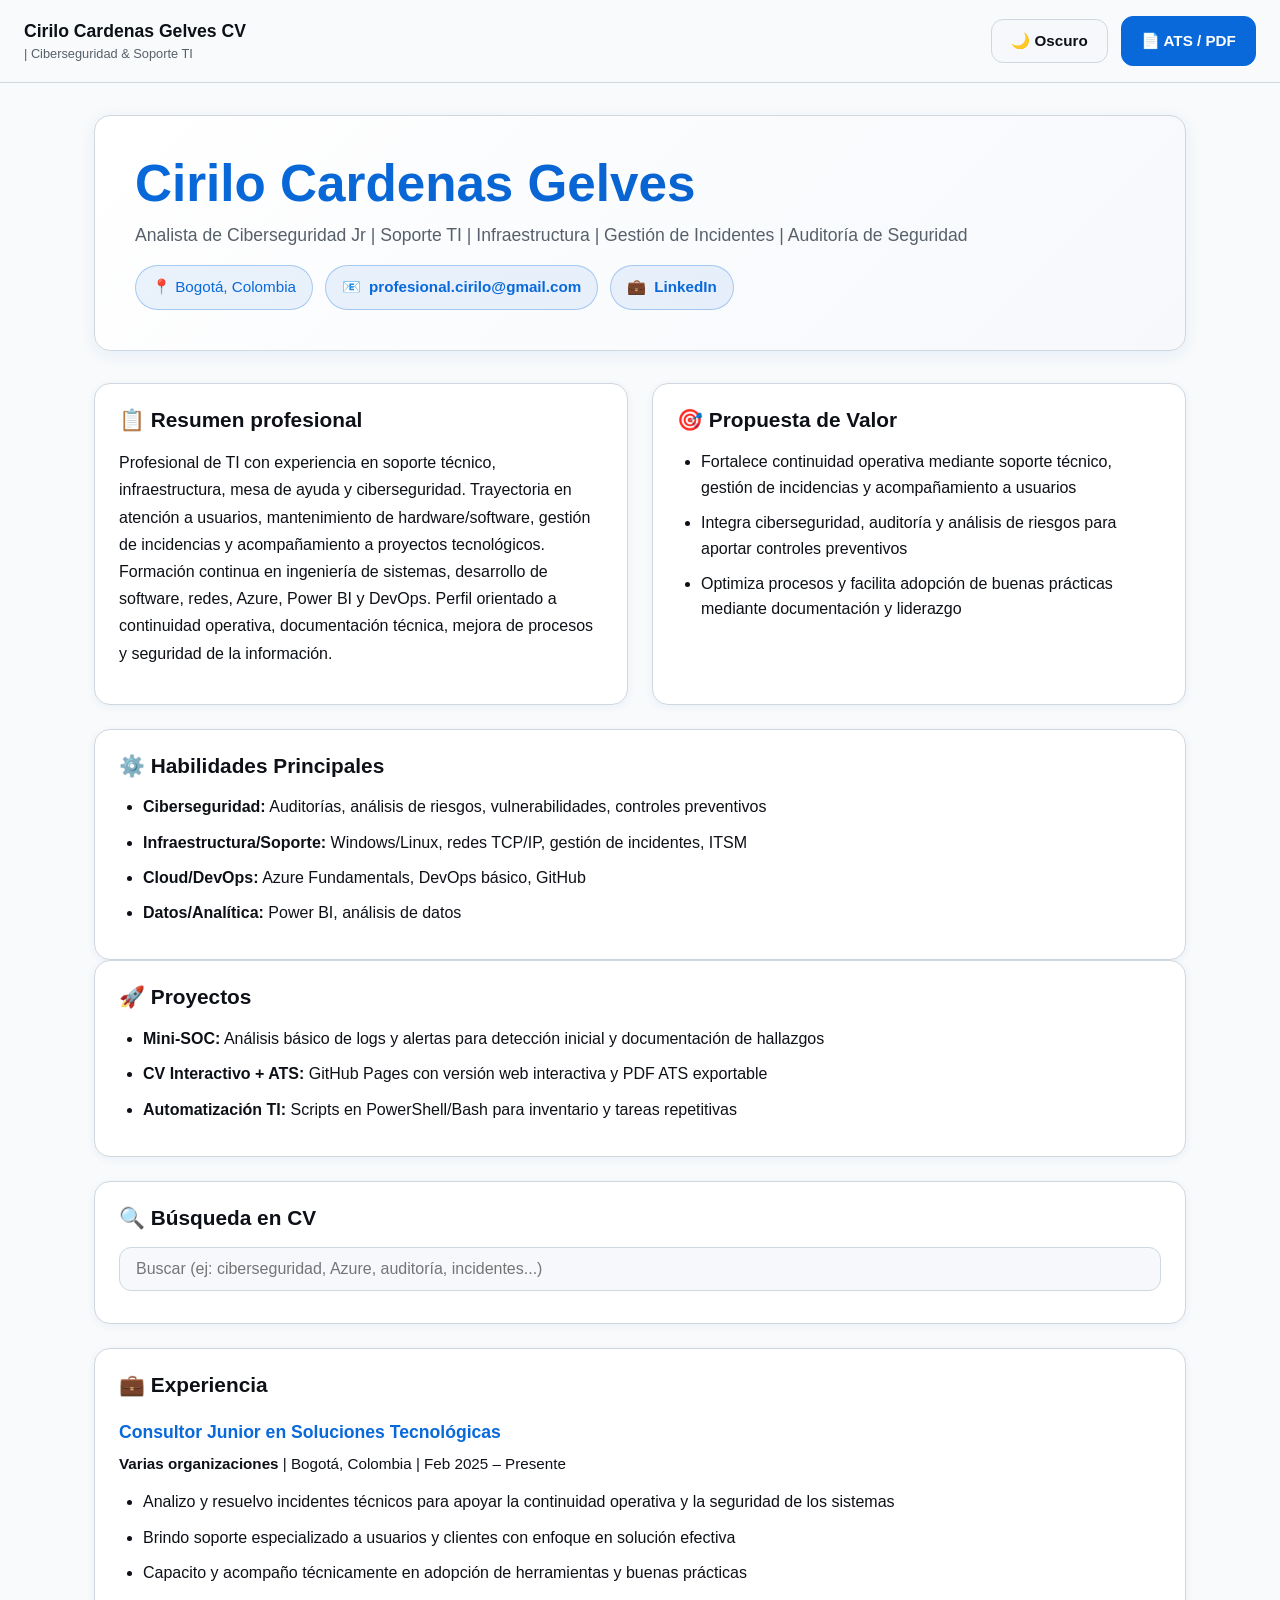
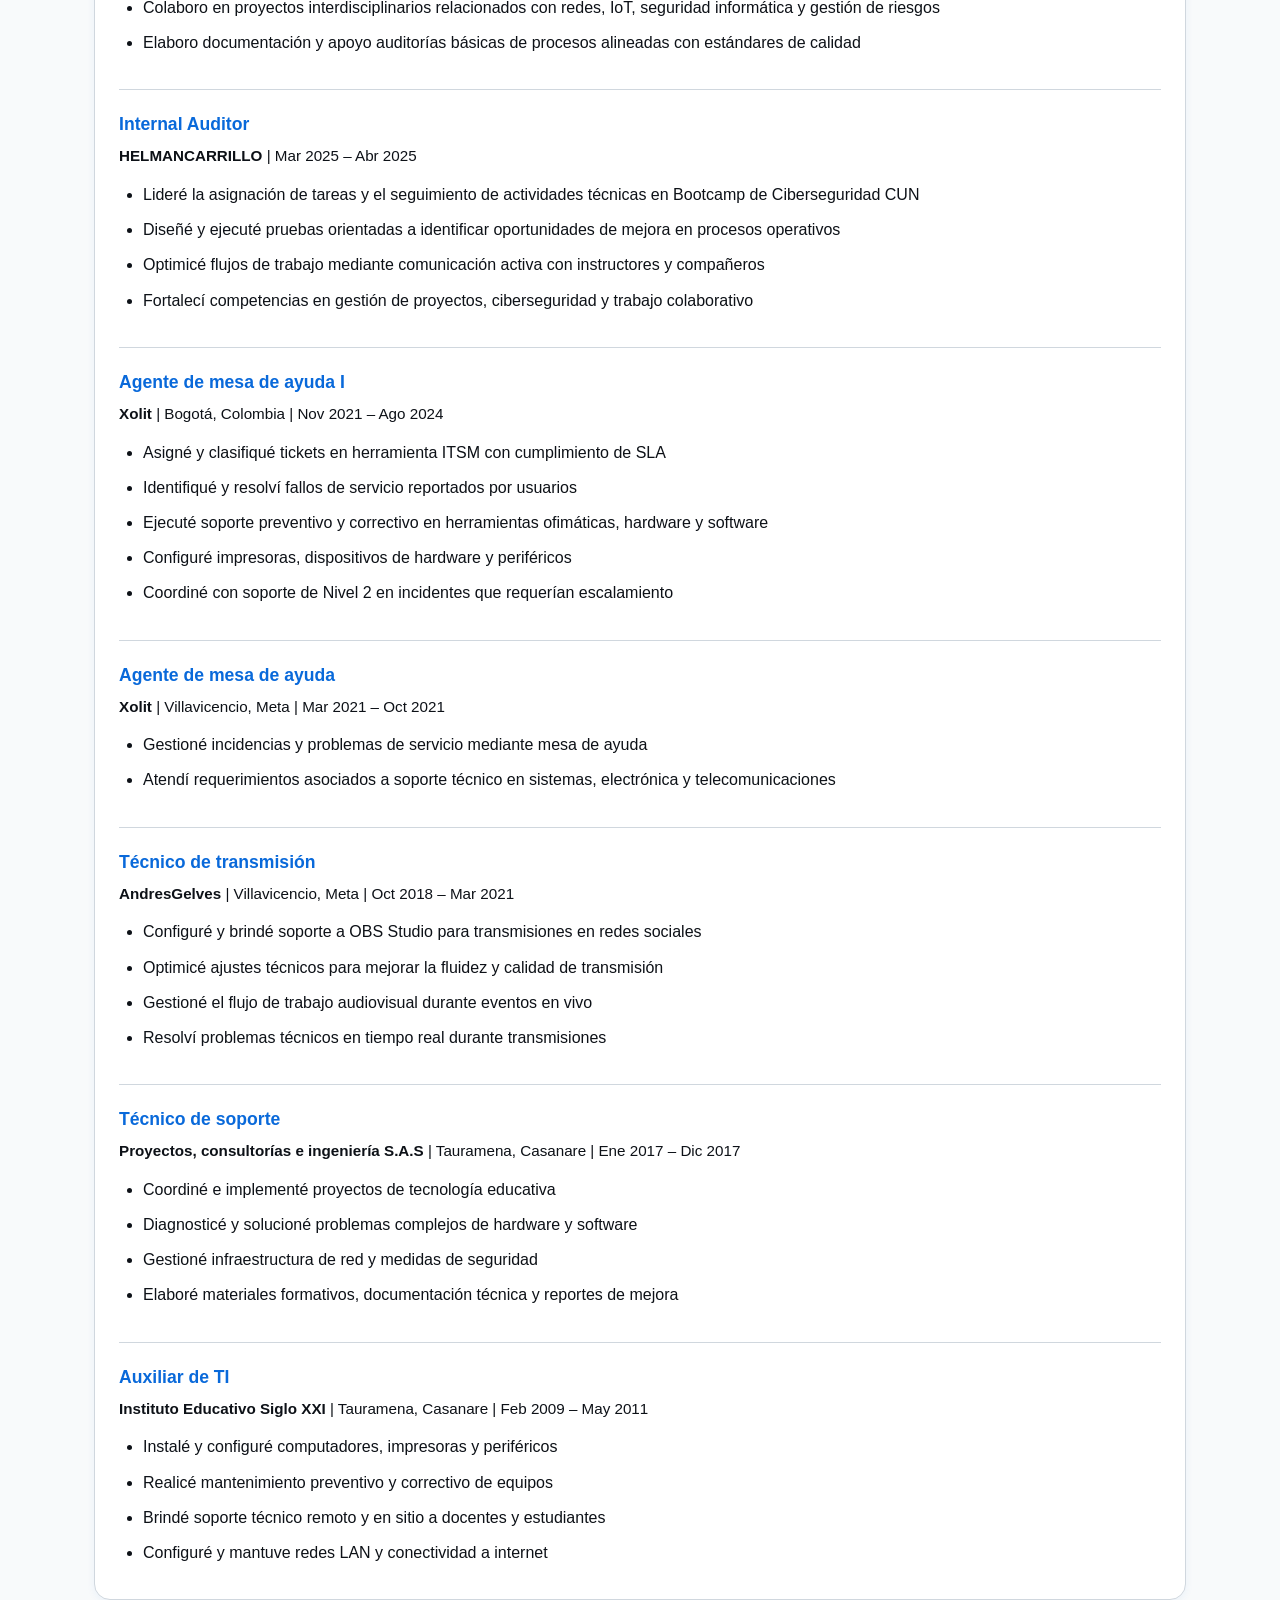
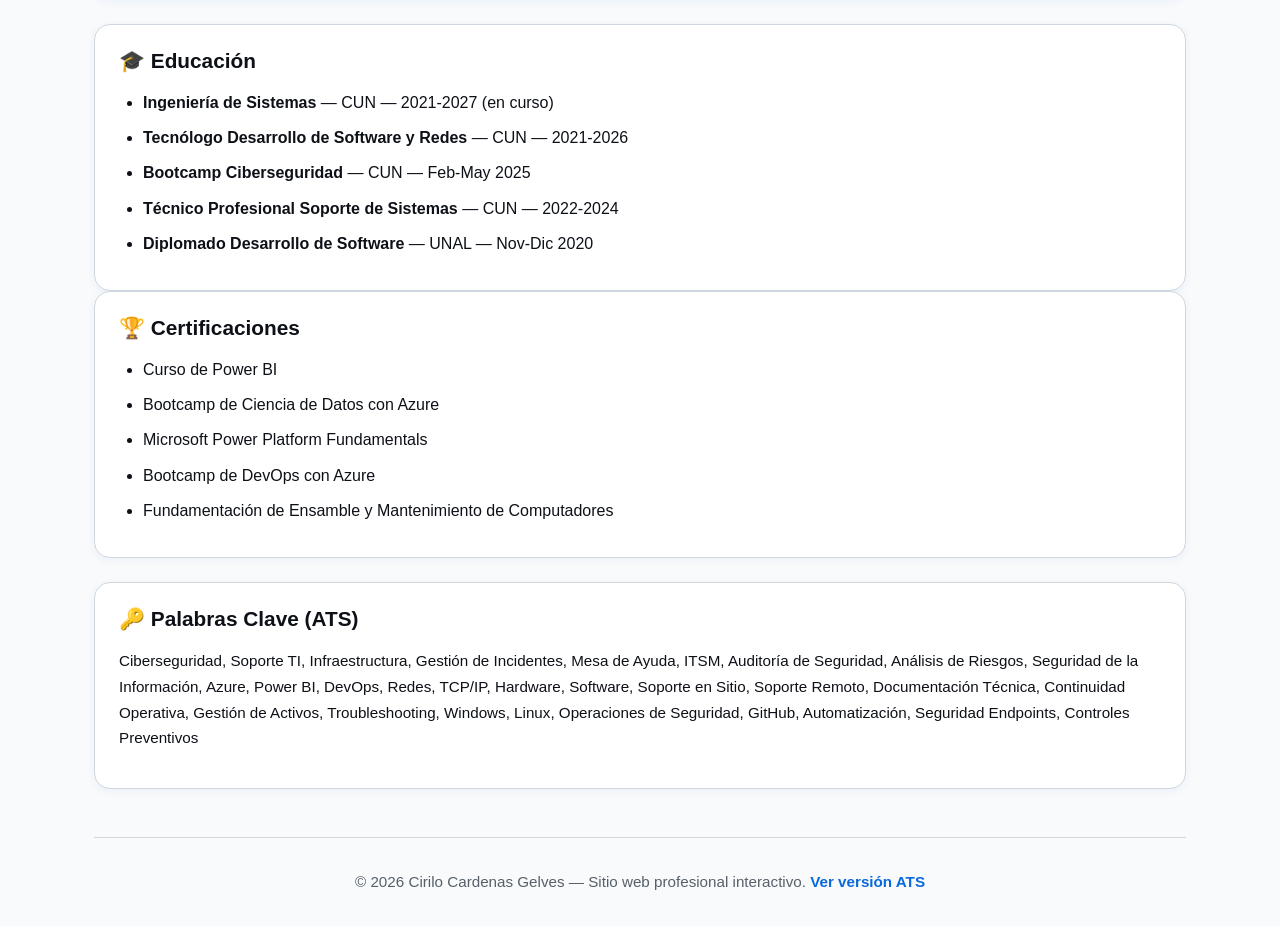
<file: index.html>
<!doctype html>
<html lang="es">
<head>
  <meta charset="utf-8">
  <meta name="viewport" content="width=device-width, initial-scale=1, viewport-fit=cover">
  <meta name="description" content="CV interactivo de Cirilo Cardenas Gelves - Analista de Ciberseguridad Jr, Soporte TI e Infraestructura.">
  <title>Cirilo Cardenas Gelves | CV</title>
  <link rel="stylesheet" href="assets/css/styles.css">
</head>
<body>
  <!-- HEADER PRINCIPAL -->
  <header class="topbar">
    <div class="brand">
      <strong>Cirilo Cardenas Gelves CV</strong>
      <span class="muted">| Ciberseguridad & Soporte TI</span>
    </div>
    <div class="topbar-actions">
      <button id="btnToggleTheme" class="btn subtle" type="button" aria-label="Cambiar tema">🌙 Oscuro</button>
      <a href="ats.html" target="_blank" rel="noopener" class="btn primary" aria-label="Abrir versión ATS">📄 ATS / PDF</a>
    </div>
  </header>

  <main class="container">
    <!-- SECCIÓN HERO / PERFIL -->
    <section class="hero">
      <h1>Cirilo Cardenas Gelves</h1>
      <p class="subtitle">Analista de Ciberseguridad Jr | Soporte TI | Infraestructura | Gestión de Incidentes | Auditoría de Seguridad</p>
      <div class="chips">
        <span class="chip">📍 Bogotá, Colombia</span>
        <span class="chip">📧 <a class="email-link" id="email1" data-u="profesional.cirilo" data-d="gmail.com"></a></span>
        <span class="chip">💼 <a href="https://www.linkedin.com/in/andrestv" target="_blank" rel="noopener">LinkedIn</a></span>
      </div>
    </section>

    <!-- GRID: RESUMEN + PROPUESTA DE VALOR -->
    <section class="grid">
      <article class="card">
        <h2 class="title">📋 Resumen profesional</h2>
        <p>Profesional de TI con experiencia en soporte técnico, infraestructura, mesa de ayuda y ciberseguridad. Trayectoria en atención a usuarios, mantenimiento de hardware/software, gestión de incidencias y acompañamiento a proyectos tecnológicos. Formación continua en ingeniería de sistemas, desarrollo de software, redes, Azure, Power BI y DevOps. Perfil orientado a continuidad operativa, documentación técnica, mejora de procesos y seguridad de la información.</p>
      </article>
      <article class="card">
        <h2 class="title">🎯 Propuesta de Valor</h2>
        <ul>
          <li>Fortalece continuidad operativa mediante soporte técnico, gestión de incidencias y acompañamiento a usuarios</li>
          <li>Integra ciberseguridad, auditoría y análisis de riesgos para aportar controles preventivos</li>
          <li>Optimiza procesos y facilita adopción de buenas prácticas mediante documentación y liderazgo</li>
        </ul>
      </article>
    </section>

    <!-- HABILIDADES + DATOS -->
    <section class="two section">
      <article class="card">
        <h2 class="title">⚙️ Habilidades Principales</h2>
        <ul>
          <li><strong>Ciberseguridad:</strong> Auditorías, análisis de riesgos, vulnerabilidades, controles preventivos</li>
          <li><strong>Infraestructura/Soporte:</strong> Windows/Linux, redes TCP/IP, gestión de incidentes, ITSM</li>
          <li><strong>Cloud/DevOps:</strong> Azure Fundamentals, DevOps básico, GitHub</li>
          <li><strong>Datos/Analítica:</strong> Power BI, análisis de datos</li>
        </ul>
      </article>
      <article class="card">
        <h2 class="title">🚀 Proyectos</h2>
        <ul>
          <li><strong>Mini-SOC:</strong> Análisis básico de logs y alertas para detección inicial y documentación de hallazgos</li>
          <li><strong>CV Interactivo + ATS:</strong> GitHub Pages con versión web interactiva y PDF ATS exportable</li>
          <li><strong>Automatización TI:</strong> Scripts en PowerShell/Bash para inventario y tareas repetitivas</li>
        </ul>
      </article>
    </section>

    <!-- BÚSQUEDA -->
    <section class="card section">
      <h2 class="title">🔍 Búsqueda en CV</h2>
      <input id="searchInput" class="input" type="search" placeholder="Buscar (ej: ciberseguridad, Azure, auditoría, incidentes...)">
      <div id="matchInfo" class="muted small" style="margin-top:8px;"></div>
    </section>

    <!-- EXPERIENCIA -->
    <section class="section">
      <div class="card">
        <h2 class="title">💼 Experiencia</h2>
        
        <article class="job">
          <h3>Consultor Junior en Soluciones Tecnológicas</h3>
          <p class="small"><strong>Varias organizaciones</strong> | Bogotá, Colombia | Feb 2025 – Presente</p>
          <ul>
            <li>Analizo y resuelvo incidentes técnicos para apoyar la continuidad operativa y la seguridad de los sistemas</li>
            <li>Brindo soporte especializado a usuarios y clientes con enfoque en solución efectiva</li>
            <li>Capacito y acompaño técnicamente en adopción de herramientas y buenas prácticas</li>
            <li>Colaboro en proyectos interdisciplinarios relacionados con redes, IoT, seguridad informática y gestión de riesgos</li>
            <li>Elaboro documentación y apoyo auditorías básicas de procesos alineadas con estándares de calidad</li>
          </ul>
        </article>

        <article class="job">
          <h3>Internal Auditor</h3>
          <p class="small"><strong>HELMANCARRILLO</strong> | Mar 2025 – Abr 2025</p>
          <ul>
            <li>Lideré la asignación de tareas y el seguimiento de actividades técnicas en Bootcamp de Ciberseguridad CUN</li>
            <li>Diseñé y ejecuté pruebas orientadas a identificar oportunidades de mejora en procesos operativos</li>
            <li>Optimicé flujos de trabajo mediante comunicación activa con instructores y compañeros</li>
            <li>Fortalecí competencias en gestión de proyectos, ciberseguridad y trabajo colaborativo</li>
          </ul>
        </article>

        <article class="job">
          <h3>Agente de mesa de ayuda I</h3>
          <p class="small"><strong>Xolit</strong> | Bogotá, Colombia | Nov 2021 – Ago 2024</p>
          <ul>
            <li>Asigné y clasifiqué tickets en herramienta ITSM con cumplimiento de SLA</li>
            <li>Identifiqué y resolví fallos de servicio reportados por usuarios</li>
            <li>Ejecuté soporte preventivo y correctivo en herramientas ofimáticas, hardware y software</li>
            <li>Configuré impresoras, dispositivos de hardware y periféricos</li>
            <li>Coordiné con soporte de Nivel 2 en incidentes que requerían escalamiento</li>
          </ul>
        </article>

        <article class="job">
          <h3>Agente de mesa de ayuda</h3>
          <p class="small"><strong>Xolit</strong> | Villavicencio, Meta | Mar 2021 – Oct 2021</p>
          <ul>
            <li>Gestioné incidencias y problemas de servicio mediante mesa de ayuda</li>
            <li>Atendí requerimientos asociados a soporte técnico en sistemas, electrónica y telecomunicaciones</li>
          </ul>
        </article>

        <article class="job">
          <h3>Técnico de transmisión</h3>
          <p class="small"><strong>AndresGelves</strong> | Villavicencio, Meta | Oct 2018 – Mar 2021</p>
          <ul>
            <li>Configuré y brindé soporte a OBS Studio para transmisiones en redes sociales</li>
            <li>Optimicé ajustes técnicos para mejorar la fluidez y calidad de transmisión</li>
            <li>Gestioné el flujo de trabajo audiovisual durante eventos en vivo</li>
            <li>Resolví problemas técnicos en tiempo real durante transmisiones</li>
          </ul>
        </article>

        <article class="job">
          <h3>Técnico de soporte</h3>
          <p class="small"><strong>Proyectos, consultorías e ingeniería S.A.S</strong> | Tauramena, Casanare | Ene 2017 – Dic 2017</p>
          <ul>
            <li>Coordiné e implementé proyectos de tecnología educativa</li>
            <li>Diagnosticé y solucioné problemas complejos de hardware y software</li>
            <li>Gestioné infraestructura de red y medidas de seguridad</li>
            <li>Elaboré materiales formativos, documentación técnica y reportes de mejora</li>
          </ul>
        </article>

        <article class="job">
          <h3>Auxiliar de TI</h3>
          <p class="small"><strong>Instituto Educativo Siglo XXI</strong> | Tauramena, Casanare | Feb 2009 – May 2011</p>
          <ul>
            <li>Instalé y configuré computadores, impresoras y periféricos</li>
            <li>Realicé mantenimiento preventivo y correctivo de equipos</li>
            <li>Brindé soporte técnico remoto y en sitio a docentes y estudiantes</li>
            <li>Configuré y mantuve redes LAN y conectividad a internet</li>
          </ul>
        </article>
      </div>
    </section>

    <!-- EDUCACIÓN + CERTIFICACIONES -->
    <section class="two section">
      <article class="card">
        <h2 class="title">🎓 Educación</h2>
        <ul>
          <li><strong>Ingeniería de Sistemas</strong> — CUN — 2021-2027 (en curso)</li>
          <li><strong>Tecnólogo Desarrollo de Software y Redes</strong> — CUN — 2021-2026</li>
          <li><strong>Bootcamp Ciberseguridad</strong> — CUN — Feb-May 2025</li>
          <li><strong>Técnico Profesional Soporte de Sistemas</strong> — CUN — 2022-2024</li>
          <li><strong>Diplomado Desarrollo de Software</strong> — UNAL — Nov-Dic 2020</li>
        </ul>
      </article>
      <article class="card">
        <h2 class="title">🏆 Certificaciones</h2>
        <ul>
          <li>Curso de Power BI</li>
          <li>Bootcamp de Ciencia de Datos con Azure</li>
          <li>Microsoft Power Platform Fundamentals</li>
          <li>Bootcamp de DevOps con Azure</li>
          <li>Fundamentación de Ensamble y Mantenimiento de Computadores</li>
        </ul>
      </article>
    </section>

    <!-- PALABRAS CLAVE ATS -->
    <section class="card section">
      <h2 class="title">🔑 Palabras Clave (ATS)</h2>
      <p class="small">Ciberseguridad, Soporte TI, Infraestructura, Gestión de Incidentes, Mesa de Ayuda, ITSM, Auditoría de Seguridad, Análisis de Riesgos, Seguridad de la Información, Azure, Power BI, DevOps, Redes, TCP/IP, Hardware, Software, Soporte en Sitio, Soporte Remoto, Documentación Técnica, Continuidad Operativa, Gestión de Activos, Troubleshooting, Windows, Linux, Operaciones de Seguridad, GitHub, Automatización, Seguridad Endpoints, Controles Preventivos</p>
    </section>

    <!-- FOOTER -->
    <footer class="footer">
      <p class="muted small">© <span id="year"></span> Cirilo Cardenas Gelves — Sitio web profesional interactivo. <a href="ats.html" target="_blank" rel="noopener">Ver versión ATS</a></p>
    </footer>
  </main>

  <!-- Textarea oculto para copiar ATS -->
  <textarea id="atsText" class="sr-only" aria-hidden="true"></textarea>

  <script src="assets/js/app.js"></script>
</body>
</html>
</file>
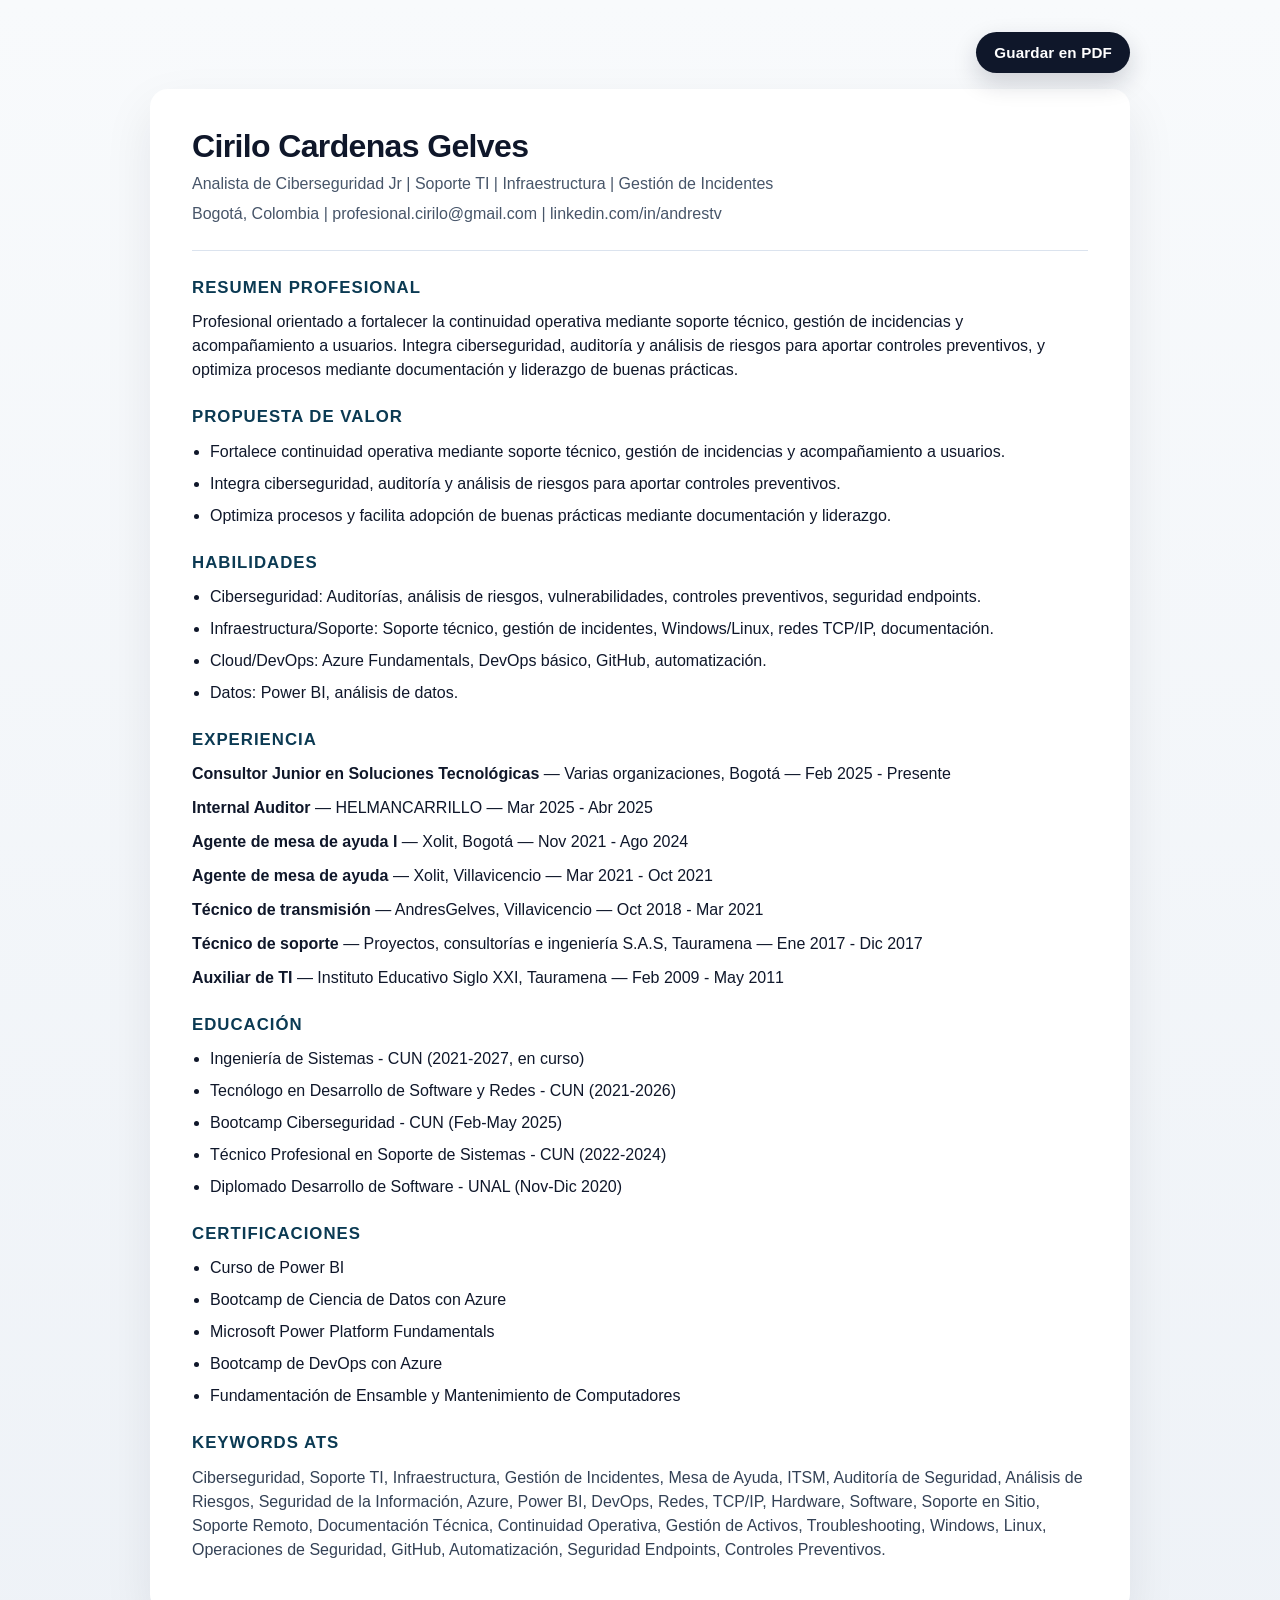
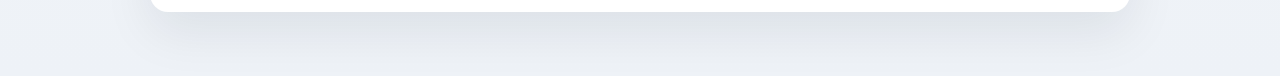
<file: ats.html>
<!doctype html>
<html lang="es">
<head>
  <meta charset="UTF-8" />
  <meta name="viewport" content="width=device-width, initial-scale=1.0" />
  <meta
    name="description"
    content="CV ATS de Cirilo Cardenas Gelves para procesos de selección y exportación a PDF."
  />
  <title>CV ATS | Cirilo Cardenas Gelves</title>

  <style>
    :root {
      --bg: #eef2f7;
      --paper: #ffffff;
      --text: #0f172a;
      --muted: #475569;
      --line: #dbe3ee;
      --accent: #0f172a;
      --accent-hover: #1e293b;
      --shadow: 0 20px 50px rgba(15, 23, 42, 0.08);
      --radius: 18px;
    }

    * {
      box-sizing: border-box;
    }

    html {
      scroll-behavior: smooth;
    }

    body {
      margin: 0;
      font-family: "Segoe UI", Arial, sans-serif;
      background: linear-gradient(180deg, #f8fafc 0%, var(--bg) 100%);
      color: var(--text);
      line-height: 1.5;
      padding: 32px 16px 64px;
    }

    .ats-shell {
      max-width: 980px;
      margin: 0 auto;
    }

    .screen-toolbar {
      display: flex;
      justify-content: flex-end;
      margin-bottom: 16px;
    }

    .print-btn {
      appearance: none;
      border: 0;
      border-radius: 999px;
      background: var(--accent);
      color: #fff;
      padding: 12px 18px;
      font-size: 0.95rem;
      font-weight: 600;
      letter-spacing: 0.01em;
      cursor: pointer;
      box-shadow: 0 10px 25px rgba(15, 23, 42, 0.18);
      transition: transform 0.18s ease, background 0.18s ease, box-shadow 0.18s ease;
    }

    .print-btn:hover {
      background: var(--accent-hover);
      transform: translateY(-1px);
      box-shadow: 0 14px 30px rgba(15, 23, 42, 0.2);
    }

    .print-btn:focus-visible {
      outline: 3px solid #93c5fd;
      outline-offset: 3px;
    }

    .ats-wrapper {
      background: var(--paper);
      border-radius: var(--radius);
      box-shadow: var(--shadow);
      padding: 40px 42px;
    }

    .ats-header {
      border-bottom: 1px solid var(--line);
      padding-bottom: 18px;
      margin-bottom: 24px;
    }

    .ats-header h1 {
      margin: 0 0 8px;
      font-size: 2rem;
      line-height: 1.1;
      letter-spacing: -0.02em;
    }

    .ats-header p {
      margin: 6px 0;
      color: var(--muted);
    }

    section {
      margin-bottom: 22px;
    }

    section:last-child {
      margin-bottom: 0;
    }

    h2 {
      margin: 0 0 10px;
      font-size: 1.05rem;
      text-transform: uppercase;
      letter-spacing: 0.06em;
      color: #0b3a53;
    }

    p {
      margin: 0 0 10px;
    }

    ul {
      margin: 0;
      padding-left: 18px;
    }

    li {
      margin-bottom: 8px;
    }

    .job {
      margin-bottom: 10px;
    }

    .job strong {
      color: var(--text);
    }

    .contact-link {
      color: inherit;
      text-decoration: none;
      word-break: break-word;
    }

    .contact-link:hover {
      text-decoration: underline;
    }

    .keywords {
      color: #334155;
    }

    @media (max-width: 720px) {
      body {
        padding: 20px 12px 40px;
      }

      .ats-wrapper {
        padding: 26px 20px;
        border-radius: 14px;
      }

      .ats-header h1 {
        font-size: 1.7rem;
      }

      .screen-toolbar {
        margin-bottom: 12px;
      }

      .print-btn {
        width: 100%;
      }
    }

    @page {
      size: A4;
      margin: 12mm;
    }

    @media print {
      body {
        background: #fff;
        padding: 0;
      }

      .screen-toolbar {
        display: none !important;
      }

      .ats-shell {
        max-width: 100%;
        margin: 0;
      }

      .ats-wrapper {
        box-shadow: none;
        border-radius: 0;
        padding: 0;
      }

      a {
        color: inherit;
        text-decoration: none;
      }

      section {
        break-inside: avoid;
        page-break-inside: avoid;
      }
    }
  </style>
</head>
<body>
  <div class="ats-shell">
    <div class="screen-toolbar">
      <button type="button" id="print-ats" class="print-btn" aria-label="Guardar CV en PDF o imprimir">
        Guardar en PDF
      </button>
    </div>

    <main class="ats-wrapper" id="ats-content">
      <header class="ats-header">
        <h1>Cirilo Cardenas Gelves</h1>
        <p>Analista de Ciberseguridad Jr | Soporte TI | Infraestructura | Gestión de Incidentes</p>
        <p>
          Bogotá, Colombia |
          <a class="contact-link" href="mailto:profesional.cirilo@gmail.com">profesional.cirilo@gmail.com</a> |
          <a class="contact-link" href="https://www.linkedin.com/in/andrestv" target="_blank" rel="noopener noreferrer">linkedin.com/in/andrestv</a>
        </p>
      </header>

      <section>
        <h2>Resumen Profesional</h2>
        <p>
          Profesional orientado a fortalecer la continuidad operativa mediante soporte técnico,
          gestión de incidencias y acompañamiento a usuarios. Integra ciberseguridad, auditoría y
          análisis de riesgos para aportar controles preventivos, y optimiza procesos mediante
          documentación y liderazgo de buenas prácticas.
        </p>
      </section>

      <section>
        <h2>Propuesta de Valor</h2>
        <ul>
          <li>Fortalece continuidad operativa mediante soporte técnico, gestión de incidencias y acompañamiento a usuarios.</li>
          <li>Integra ciberseguridad, auditoría y análisis de riesgos para aportar controles preventivos.</li>
          <li>Optimiza procesos y facilita adopción de buenas prácticas mediante documentación y liderazgo.</li>
        </ul>
      </section>

      <section>
        <h2>Habilidades</h2>
        <ul>
          <li>Ciberseguridad: Auditorías, análisis de riesgos, vulnerabilidades, controles preventivos, seguridad endpoints.</li>
          <li>Infraestructura/Soporte: Soporte técnico, gestión de incidentes, Windows/Linux, redes TCP/IP, documentación.</li>
          <li>Cloud/DevOps: Azure Fundamentals, DevOps básico, GitHub, automatización.</li>
          <li>Datos: Power BI, análisis de datos.</li>
        </ul>
      </section>

      <section>
        <h2>Experiencia</h2>
        <p class="job"><strong>Consultor Junior en Soluciones Tecnológicas</strong> — Varias organizaciones, Bogotá — Feb 2025 - Presente</p>
        <p class="job"><strong>Internal Auditor</strong> — HELMANCARRILLO — Mar 2025 - Abr 2025</p>
        <p class="job"><strong>Agente de mesa de ayuda I</strong> — Xolit, Bogotá — Nov 2021 - Ago 2024</p>
        <p class="job"><strong>Agente de mesa de ayuda</strong> — Xolit, Villavicencio — Mar 2021 - Oct 2021</p>
        <p class="job"><strong>Técnico de transmisión</strong> — AndresGelves, Villavicencio — Oct 2018 - Mar 2021</p>
        <p class="job"><strong>Técnico de soporte</strong> — Proyectos, consultorías e ingeniería S.A.S, Tauramena — Ene 2017 - Dic 2017</p>
        <p class="job"><strong>Auxiliar de TI</strong> — Instituto Educativo Siglo XXI, Tauramena — Feb 2009 - May 2011</p>
      </section>

      <section>
        <h2>Educación</h2>
        <ul>
          <li>Ingeniería de Sistemas - CUN (2021-2027, en curso)</li>
          <li>Tecnólogo en Desarrollo de Software y Redes - CUN (2021-2026)</li>
          <li>Bootcamp Ciberseguridad - CUN (Feb-May 2025)</li>
          <li>Técnico Profesional en Soporte de Sistemas - CUN (2022-2024)</li>
          <li>Diplomado Desarrollo de Software - UNAL (Nov-Dic 2020)</li>
        </ul>
      </section>

      <section>
        <h2>Certificaciones</h2>
        <ul>
          <li>Curso de Power BI</li>
          <li>Bootcamp de Ciencia de Datos con Azure</li>
          <li>Microsoft Power Platform Fundamentals</li>
          <li>Bootcamp de DevOps con Azure</li>
          <li>Fundamentación de Ensamble y Mantenimiento de Computadores</li>
        </ul>
      </section>

      <section>
        <h2>Keywords ATS</h2>
        <p class="keywords">
          Ciberseguridad, Soporte TI, Infraestructura, Gestión de Incidentes, Mesa de Ayuda,
          ITSM, Auditoría de Seguridad, Análisis de Riesgos, Seguridad de la Información, Azure,
          Power BI, DevOps, Redes, TCP/IP, Hardware, Software, Soporte en Sitio, Soporte
          Remoto, Documentación Técnica, Continuidad Operativa, Gestión de Activos,
          Troubleshooting, Windows, Linux, Operaciones de Seguridad, GitHub, Automatización,
          Seguridad Endpoints, Controles Preventivos.
        </p>
      </section>
    </main>
  </div>

  <script>
    document.addEventListener('DOMContentLoaded', function () {
      const printButton = document.getElementById('print-ats');

      if (!printButton) return;

      printButton.addEventListener('click', function () {
        window.print();
      });
    });
  </script>
</body>
</html>
</file>
<file: assets/css/styles.css>
/* ============================================
   VARIABLES Y TEMAS (Oscuro + Claro)
   ============================================ */

:root {
  /* Tema Oscuro (por defecto) */
  --bg: #0a0f1f;
  --bg-secondary: #0f1425;
  --surface: #131d35;
  --surface-hover: #1a2645;
  --text: #e8eef8;
  --text-muted: #a8b5cc;
  --text-dim: #7a8399;
  --accent: #5eb3ff;
  --accent-hover: #7ec3ff;
  --accent-dark: #4a9ce5;
  --border: #1f3a5f;
  --highlight-bg: #ffd700;
  --highlight-text: #0a0f1f;
  --shadow-sm: 0 2px 8px rgba(0, 0, 0, 0.15);
  --shadow-md: 0 4px 16px rgba(0, 0, 0, 0.25);
  --shadow-lg: 0 8px 32px rgba(0, 0, 0, 0.35);
  --radius: 12px;
  --radius-lg: 16px;
  --transition: all 0.2s ease;
}

body.theme-light {
  /* Tema Claro - Moderno y Limpio */
  --bg: #f8fafb;
  --bg-secondary: #f1f3f7;
  --surface: #ffffff;
  --surface-hover: #f6f8fc;
  --text: #0d1117;
  --text-muted: #57606a;
  --text-dim: #7d8590;
  --accent: #0969da;
  --accent-hover: #0860ca;
  --accent-dark: #033d8b;
  --border: #d0d7de;
  --highlight-bg: #fff8c5;
  --highlight-text: #0d1117;
  --shadow-sm: 0 2px 8px rgba(9, 105, 218, 0.06);
  --shadow-md: 0 4px 16px rgba(9, 105, 218, 0.08);
  --shadow-lg: 0 8px 32px rgba(9, 105, 218, 0.1);
}

/* ============================================
   RESET Y BASE
   ============================================ */

* {
  box-sizing: border-box;
  margin: 0;
  padding: 0;
}

html {
  scroll-behavior: smooth;
  -webkit-font-smoothing: antialiased;
  -moz-osx-font-smoothing: grayscale;
}

body {
  font-family: -apple-system, BlinkMacSystemFont, "Segoe UI", Roboto, "Helvetica Neue", Arial, sans-serif;
  font-size: 1rem;
  line-height: 1.6;
  color: var(--text);
  background: var(--bg);
  transition: background-color var(--transition), color var(--transition);
  overflow-x: hidden;
}

/* ============================================
   TOPBAR (Header)
   ============================================ */

.topbar {
  position: sticky;
  top: 0;
  z-index: 1000;
  background: rgba(10, 15, 31, 0.92);
  backdrop-filter: blur(12px);
  border-bottom: 1px solid var(--border);
  padding: 1rem 1.5rem;
  transition: var(--transition);
}

body.theme-light .topbar {
  background: rgba(248, 250, 251, 0.92);
  border-bottom-color: #d0d7de;
}

.topbar {
  display: flex;
  align-items: center;
  justify-content: space-between;
  gap: 1.5rem;
}

.brand {
  display: flex;
  flex-direction: column;
  gap: 0.2rem;
  line-height: 1.2;
}

.brand strong {
  font-size: 1.1rem;
  font-weight: 700;
  color: var(--text);
}

.brand .muted {
  font-size: 0.8rem;
  color: var(--text-muted);
  font-weight: 400;
}

.topbar-actions {
  display: flex;
  gap: 0.8rem;
  align-items: center;
}

/* ============================================
   CONTAINER Y LAYOUT
   ============================================ */

.container {
  width: min(1140px, calc(100% - 3rem));
  margin: 0 auto;
  padding: 2rem 1.5rem;
}

/* ============================================
   HERO (Sección principal)
   ============================================ */

.hero {
  background: linear-gradient(135deg, var(--surface) 0%, var(--surface-hover) 100%);
  border: 1px solid var(--border);
  border-radius: var(--radius-lg);
  padding: 2.5rem;
  margin-bottom: 2rem;
  box-shadow: var(--shadow-md);
  animation: slideDown 0.5s ease;
}

@keyframes slideDown {
  from {
    opacity: 0;
    transform: translateY(-20px);
  }
  to {
    opacity: 1;
    transform: translateY(0);
  }
}

.hero h1 {
  font-size: clamp(2rem, 5vw, 3.2rem);
  font-weight: 800;
  line-height: 1.1;
  margin-bottom: 0.5rem;
  background: linear-gradient(135deg, var(--accent) 0%, var(--accent-hover) 100%);
  -webkit-background-clip: text;
  -webkit-text-fill-color: transparent;
  background-clip: text;
}

.hero .subtitle {
  font-size: 1.1rem;
  color: var(--text-muted);
  margin-bottom: 1rem;
  font-weight: 500;
}

/* Chips / Tags */
.chips {
  display: flex;
  flex-wrap: wrap;
  gap: 0.75rem;
  margin-top: 1rem;
}

.chip {
  display: inline-flex;
  align-items: center;
  gap: 0.5rem;
  padding: 0.6rem 1rem;
  background: rgba(94, 179, 255, 0.1);
  border: 1px solid var(--border);
  border-radius: 999px;
  color: var(--accent);
  font-size: 0.95rem;
  font-weight: 500;
  transition: var(--transition);
  white-space: nowrap;
}

body.theme-light .chip {
  background: rgba(9, 105, 218, 0.08);
  color: var(--accent);
  border-color: rgba(9, 105, 218, 0.3);
}

.chip:hover {
  background: rgba(94, 179, 255, 0.15);
  border-color: var(--accent);
  transform: translateY(-2px);
  box-shadow: var(--shadow-sm);
}

.chip a {
  color: inherit;
  text-decoration: none;
  font-weight: 600;
}

.chip a:hover {
  text-decoration: underline;
}

/* ============================================
   CARDS Y GRID
   ============================================ */

.card {
  background: var(--surface);
  border: 1px solid var(--border);
  border-radius: var(--radius-lg);
  padding: 1.5rem;
  box-shadow: var(--shadow-sm);
  transition: var(--transition);
}

.card:hover {
  border-color: var(--accent);
  box-shadow: var(--shadow-md);
  transform: translateY(-2px);
}

.card h2 {
  font-size: 1.3rem;
  margin-bottom: 1rem;
  color: var(--text);
  font-weight: 700;
}

.card h3 {
  font-size: 1.1rem;
  margin-top: 1.2rem;
  margin-bottom: 0.5rem;
  color: var(--text);
  font-weight: 600;
}

.card h3:first-child {
  margin-top: 0;
}

.card p {
  margin-bottom: 0.8rem;
  color: var(--text);
  line-height: 1.7;
}

.card ul,
.card ol {
  margin: 0.5rem 0;
  padding-left: 1.5rem;
}

.card li {
  margin-bottom: 0.6rem;
  color: var(--text);
  line-height: 1.6;
}

.card li + li {
  margin-top: 0.4rem;
}

/* Grid Layout */
.grid {
  display: grid;
  grid-template-columns: repeat(auto-fit, minmax(500px, 1fr));
  gap: 1.5rem;
  margin-bottom: 1.5rem;
}

.two {
  grid-template-columns: repeat(2, 1fr);
}

.section {
  margin-bottom: 1.5rem;
}

/* ============================================
   TÍTULOS Y TEXTOS
   ============================================ */

h1, h2, h3, h4 {
  line-height: 1.2;
  font-weight: 700;
}

h1 {
  font-size: 2.2rem;
}

h2 {
  font-size: 1.5rem;
}

h3 {
  font-size: 1.2rem;
}

.title {
  font-size: 1.1rem;
  font-weight: 700;
  color: var(--text);
  margin-bottom: 1rem;
  display: flex;
  align-items: center;
  gap: 0.5rem;
}

.small {
  font-size: 0.95rem;
  color: var(--text-dim);
}

.muted {
  color: var(--text-muted);
}

/* ============================================
   FORMULARIOS E INPUTS
   ============================================ */

.input {
  width: 100%;
  padding: 0.75rem 1rem;
  border: 1px solid var(--border);
  border-radius: var(--radius);
  background: var(--surface-hover);
  color: var(--text);
  font-family: inherit;
  font-size: 1rem;
  transition: var(--transition);
}

.input:focus {
  outline: none;
  border-color: var(--accent);
  box-shadow: 0 0 0 3px rgba(94, 179, 255, 0.1);
  background: var(--surface);
}

body.theme-light .input:focus {
  box-shadow: 0 0 0 3px rgba(9, 105, 218, 0.1);
}

/* ============================================
   BOTONES
   ============================================ */

.btn {
  display: inline-flex;
  align-items: center;
  justify-content: center;
  gap: 0.5rem;
  padding: 0.75rem 1.2rem;
  border: 1px solid var(--border);
  border-radius: var(--radius);
  background: var(--surface);
  color: var(--text);
  font-family: inherit;
  font-size: 0.95rem;
  font-weight: 600;
  cursor: pointer;
  text-decoration: none;
  white-space: nowrap;
  transition: var(--transition);
}

.btn:hover {
  border-color: var(--accent);
  transform: translateY(-2px);
  box-shadow: var(--shadow-sm);
}

.btn:active {
  transform: translateY(0);
}

.btn.primary {
  background: var(--accent);
  color: white;
  border-color: var(--accent);
  font-weight: 700;
}

.btn.primary:hover {
  background: var(--accent-hover);
  border-color: var(--accent-hover);
}

.btn.subtle {
  background: var(--surface-hover);
  color: var(--text);
}

.btn.subtle:hover {
  background: var(--accent);
  color: white;
  border-color: var(--accent);
}

/* ============================================
   EXPERIENCIA / JOBS
   ============================================ */

.job {
  margin-top: 1.5rem;
  padding-bottom: 1.5rem;
  border-bottom: 1px solid var(--border);
}

.job:last-child {
  border-bottom: none;
  margin-bottom: 0;
  padding-bottom: 0;
}

.job h3 {
  margin-top: 0;
  color: var(--accent);
}

/* ============================================
   EMAIL LINKS (Obfuscado)
   ============================================ */

.email-link {
  color: var(--accent);
  font-weight: 600;
  text-decoration: none;
  transition: var(--transition);
  word-break: break-all;
}

.email-link:hover {
  color: var(--accent-hover);
  text-decoration: underline;
}

/* ============================================
   BÚSQUEDA Y HIGHLIGHTING
   ============================================ */

#matchInfo {
  margin-top: 0.8rem;
  font-size: 0.95rem;
  color: var(--text-muted);
  font-weight: 500;
}

mark {
  background: var(--highlight-bg);
  color: var(--highlight-text);
  padding: 0 0.2em;
  border-radius: 0.3em;
  font-weight: 600;
}

/* ============================================
   FOOTER
   ============================================ */

.footer {
  margin-top: 3rem;
  padding-top: 2rem;
  border-top: 1px solid var(--border);
  text-align: center;
  color: var(--text-muted);
  font-size: 0.95rem;
}

.footer a {
  color: var(--accent);
  text-decoration: none;
  font-weight: 600;
}

.footer a:hover {
  text-decoration: underline;
}

/* ============================================
   ACCESIBILIDAD
   ============================================ */

.sr-only {
  position: absolute;
  width: 1px;
  height: 1px;
  padding: 0;
  margin: -1px;
  overflow: hidden;
  clip: rect(0, 0, 0, 0);
  white-space: nowrap;
  border: 0;
}

/* ============================================
   MEDIA QUERIES (RESPONSIVE)
   ============================================ */

@media (max-width: 1024px) {
  .grid {
    grid-template-columns: 1fr;
  }

  .two {
    grid-template-columns: 1fr;
  }

  .container {
    padding: 1.5rem 1rem;
  }

  .hero {
    padding: 2rem;
  }

  .topbar {
    flex-direction: column;
    align-items: flex-start;
    gap: 1rem;
    padding: 1rem;
  }

  .topbar-actions {
    width: 100%;
    flex-wrap: wrap;
    gap: 0.6rem;
  }

  .topbar-actions .btn {
    flex: 1;
    min-width: 100px;
  }
}

@media (max-width: 768px) {
  .hero {
    padding: 1.5rem;
  }

  .hero h1 {
    font-size: 1.8rem;
  }

  .hero .subtitle {
    font-size: 1rem;
  }

  .card {
    padding: 1.2rem;
  }

  .chips {
    gap: 0.5rem;
  }

  .chip {
    font-size: 0.9rem;
    padding: 0.5rem 0.8rem;
  }

  .btn {
    width: 100%;
  }

  .topbar {
    padding: 0.8rem 1rem;
  }

  .container {
    width: 100%;
    padding: 1rem;
  }
}

@media (max-width: 480px) {
  .hero {
    padding: 1rem;
    margin-bottom: 1rem;
  }

  .hero h1 {
    font-size: 1.4rem;
  }

  .hero .subtitle {
    font-size: 0.95rem;
  }

  .card {
    padding: 1rem;
  }

  .title {
    font-size: 1rem;
  }

  .chips {
    flex-direction: column;
    align-items: stretch;
  }

  .chip {
    justify-content: center;
    width: 100%;
  }

  .topbar {
    padding: 0.8rem;
  }

  .brand strong {
    font-size: 1rem;
  }

  .brand .muted {
    font-size: 0.75rem;
  }
}

/* ============================================
   PRINT (Para PDF)
   ============================================ */

@media print {
  .topbar,
  .footer,
  #btnToggleTheme,
  #searchInput,
  #matchInfo,
  .btn {
    display: none !important;
  }

  body,
  .ats-body {
    background: #ffffff !important;
    color: #000000 !important;
  }

  .container,
  .hero,
  .card {
    background: transparent !important;
    border: none !important;
    box-shadow: none !important;
    padding: 0 0 1rem 0 !important;
    margin: 0 !important;
  }

  .card {
    page-break-inside: avoid;
  }

  mark {
    background: transparent !important;
    font-weight: 700;
  }

  a {
    color: #000 !important;
    text-decoration: none !important;
  }
}
</file>
